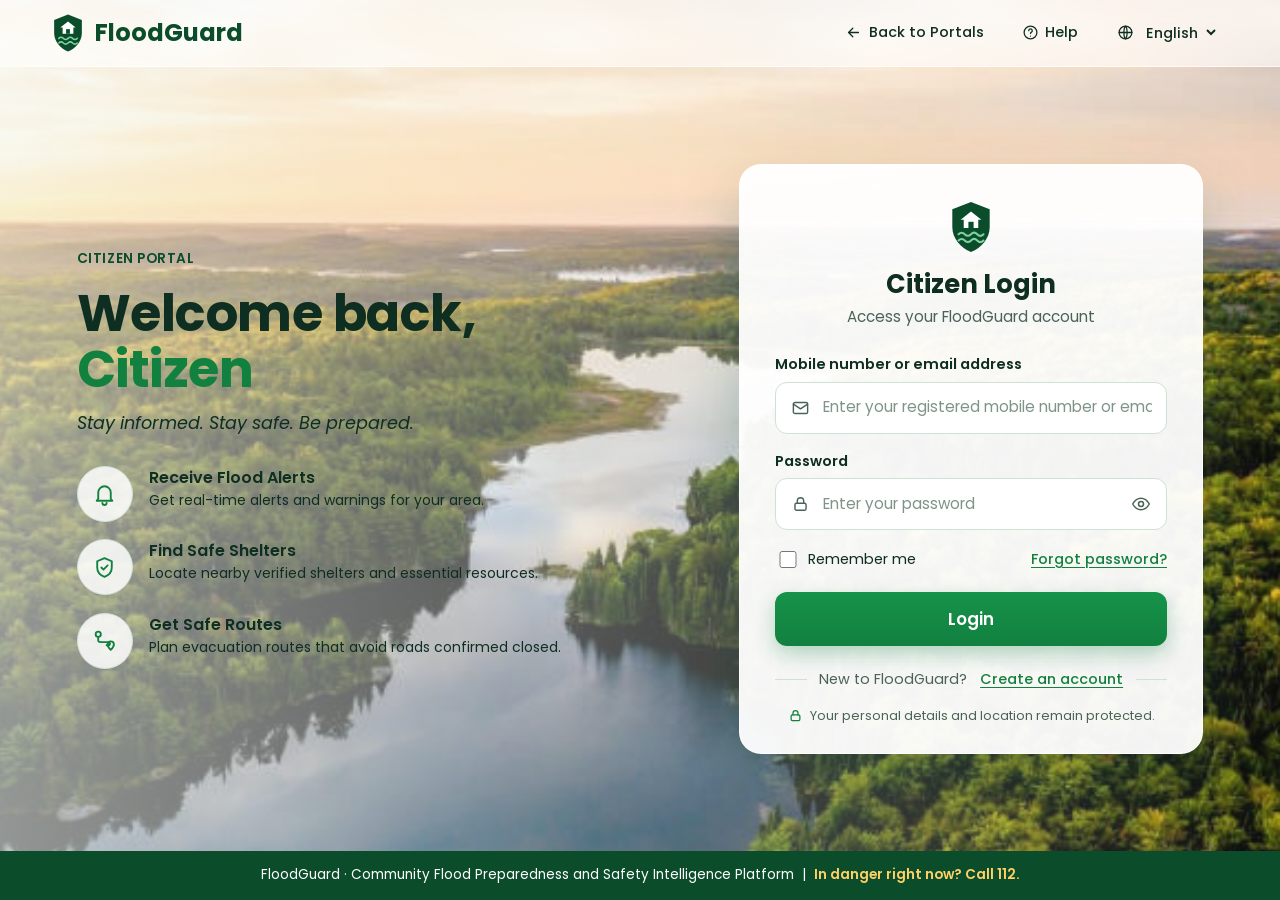
<file: citizen-login.html>
<!DOCTYPE html>
<html lang="en">
<head>
<meta charset="utf-8">
<meta name="viewport" content="width=device-width, initial-scale=1, viewport-fit=cover">
<meta name="color-scheme" content="light">
<title>Citizen Login – FloodGuard</title>
<link rel="preconnect" href="https://fonts.googleapis.com">
<link rel="preconnect" href="https://fonts.gstatic.com" crossorigin>
<link href="https://fonts.googleapis.com/css2?family=Poppins:wght@400;500;600;700&display=swap" rel="stylesheet">
<link rel="stylesheet" href="citizen-login.css">
</head>
<body>

<svg width="0" height="0" style="position:absolute" aria-hidden="true">
  <symbol id="shield" viewBox="0 0 44 52">
    <path d="M22 2 4 9v17c0 11 8 20 18 24 10-4 18-13 18-24V9z" fill="#0b4d2a"/>
    <path d="M22 11 12 19h3v8h14v-8h3z" fill="#fff"/>
    <rect x="19.5" y="21" width="5" height="6" fill="#0b4d2a"/>
    <path d="M10 33q3-3 6 0t6 0 6 0 6 0M10 39q3-3 6 0t6 0 6 0 6 0" fill="none" stroke="#7fd1a1" stroke-width="2" stroke-linecap="round"/>
  </symbol>
</svg>

<header>
  <a class="logo" href="index.html" aria-label="FloodGuard home"><svg><use href="#shield"/></svg>FloodGuard</a>
  <nav aria-label="Site">
    <a href="index.html"><svg viewBox="0 0 24 24"><path d="M19 12H5M11 6l-6 6 6 6"/></svg>Back to Portals</a>
    <a class="help" href="help.html"><svg viewBox="0 0 24 24"><circle cx="12" cy="12" r="9"/><path d="M9.5 9.5a2.5 2.5 0 1 1 3.5 2.3c-.7.4-1 .9-1 1.7M12 17h.01"/></svg>Help</a>
    <span class="lang"><svg viewBox="0 0 24 24"><circle cx="12" cy="12" r="9"/><path d="M3 12h18M12 3c3 3 3 15 0 18M12 3c-3 3-3 15 0 18"/></svg>
      <select id="lang" aria-label="Language">
        <option value="en">English</option><option value="kn">ಕನ್ನಡ</option><option value="hi">हिन्दी</option><option value="mr">मराठी</option>
      </select>
    </span>
  </nav>
</header>

<main>
  <section class="intro">
    <p class="tag">CITIZEN PORTAL</p>
    <h1>Welcome back, <span>Citizen</span></h1>
    <p class="sub">Stay informed. Stay safe. Be prepared.</p>
    <ul class="features">
      <li>
        <div class="ico"><svg viewBox="0 0 24 24"><path d="M6 17V11a6 6 0 0 1 12 0v6l1.5 2h-15zM10 21a2 2 0 0 0 4 0"/></svg></div>
        <div><h2>Receive Flood Alerts</h2><p>Get real-time alerts and warnings for your area.</p></div>
      </li>
      <li>
        <div class="ico"><svg viewBox="0 0 24 24"><path d="M12 3 5 6v6c0 4.5 3 7.5 7 9 4-1.5 7-4.5 7-9V6z"/><path d="m9 12 2 2 4-4"/></svg></div>
        <div><h2>Find Safe Shelters</h2><p>Locate nearby verified shelters and essential resources.</p></div>
      </li>
      <li>
        <div class="ico"><svg viewBox="0 0 24 24"><circle cx="6" cy="6" r="2.5"/><path d="M6 8.5c0 4-1 5 3 5h6c3 0 3 3 0 3h-1"/><path d="M18 21s-3-3-3-5.2a3 3 0 0 1 6 0C21 18 18 21 18 21z"/></svg></div>
        <div><h2>Get Safe Routes</h2><p>Plan evacuation routes that avoid roads confirmed closed.</p></div>
      </li>
    </ul>
  </section>

  <section class="card" aria-labelledby="t">
    <svg class="logo-sm" aria-hidden="true"><use href="#shield"/></svg>
    <h2 id="t">Citizen Login</h2>
    <p class="desc">Access your FloodGuard account</p>

    <div class="banner" id="banner" role="alert"></div>

    <form id="login" novalidate>
      <div class="field">
        <label for="id">Mobile number or email address</label>
        <div class="input">
          <svg viewBox="0 0 24 24" aria-hidden="true"><rect x="3" y="5" width="18" height="14" rx="2"/><path d="m3 7 9 6 9-6"/></svg>
          <input type="text" id="id" name="identifier" placeholder="Enter your registered mobile number or email" autocomplete="username" inputmode="email" aria-describedby="id-err">
        </div>
        <p class="err" id="id-err"></p>
      </div>

      <div class="field">
        <label for="pw">Password</label>
        <div class="input">
          <svg viewBox="0 0 24 24" aria-hidden="true"><rect x="5" y="11" width="14" height="9" rx="2"/><path d="M8 11V8a4 4 0 0 1 8 0v3"/></svg>
          <input type="password" id="pw" name="password" placeholder="Enter your password" autocomplete="current-password" aria-describedby="pw-err">
          <button type="button" class="eye" id="toggle" aria-pressed="false" aria-label="Show password">
            <svg class="on" viewBox="0 0 24 24"><path d="M2 12s4-7 10-7 10 7 10 7-4 7-10 7S2 12 2 12z"/><circle cx="12" cy="12" r="3"/></svg>
            <svg class="off" viewBox="0 0 24 24"><path d="M3 3l18 18M10.6 6.1A9.8 9.8 0 0 1 12 6c6 0 10 6 10 6a17 17 0 0 1-3.2 3.9M6.4 7.6C3.7 9.4 2 12 2 12s4 7 10 7c1.5 0 2.8-.4 4-1M9.9 9.9a3 3 0 0 0 4.2 4.2"/></svg>
          </button>
        </div>
        <p class="err" id="pw-err"></p>
      </div>

      <div class="row">
        <label><input type="checkbox" name="remember"> Remember me</label>
        <a href="forgot-password.html">Forgot password?</a>
      </div>

      <button class="btn" type="submit" id="go"><span class="spin" aria-hidden="true"></span><span id="go-t">Login</span></button>
    </form>

    <div class="divider">New to FloodGuard? <a href="register.html">Create an account</a></div>
    <p class="privacy"><svg viewBox="0 0 24 24" aria-hidden="true"><rect x="5" y="11" width="14" height="9" rx="2"/><path d="M8 11V8a4 4 0 0 1 8 0v3"/></svg>Your personal details and location remain protected.</p>
  </section>
</main>

<footer>FloodGuard · Community Flood Preparedness and Safety Intelligence Platform &nbsp;|&nbsp; <b>In danger right now? Call 112.</b></footer>

<script src="citizen-login.js"></script>
</body>
</html>
</file>
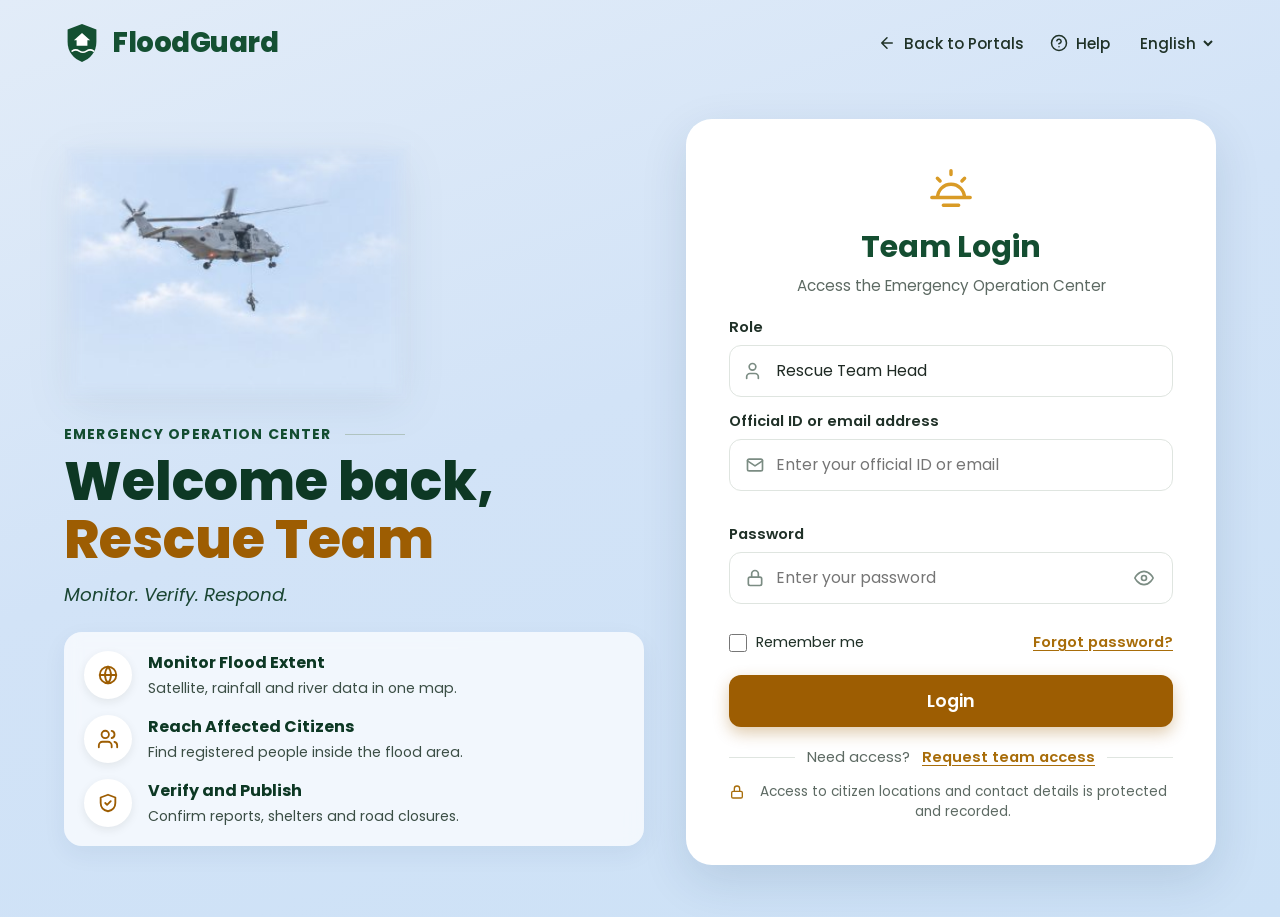
<file: eoc-login.html>
<!DOCTYPE html>
<html lang="en">
<head>
<meta charset="UTF-8">
<meta name="viewport" content="width=device-width, initial-scale=1, viewport-fit=cover">
<title>Emergency Operation Center Login – FloodGuard</title>
<link rel="stylesheet" href="eoc-login.css">
</head>
<body>
<header>
  <a class="brand" href="index.html">
    <svg viewBox="0 0 40 46" fill="none" aria-hidden="true">
      <path d="M20 2 4 8v14c0 11 7 19 16 22 9-3 16-11 16-22V8L20 2Z" fill="#145032"/>
      <path d="M20 12 11 20h3v6h12v-6h3l-9-8Z" fill="#fff"/>
      <path d="M9 32c3-2 5-2 8 0s5 2 8 0 5-2 8 0" stroke="#fff" stroke-width="1.8" stroke-linecap="round"/>
    </svg>
    FloodGuard
  </a>
  <nav class="nav">
    <a href="index.html">
      <svg viewBox="0 0 24 24" fill="none" stroke="currentColor" stroke-width="2" stroke-linecap="round" stroke-linejoin="round">
        <path d="M19 12H5M12 19l-7-7 7-7"/>
      </svg>
      Back to Portals
    </a>
    <a class="help" href="#">
      <svg viewBox="0 0 24 24" fill="none" stroke="currentColor" stroke-width="2" stroke-linecap="round" stroke-linejoin="round">
        <circle cx="12" cy="12" r="10"/>
        <path d="M9.1 9a3 3 0 0 1 5.8 1c0 2-3 3-3 3M12 17h.01"/>
      </svg>
      Help
    </a>
    <select aria-label="Language">
      <option>English</option>
      <option>हिन्दी</option>
      <option>ಕನ್ನಡ</option>
      <option>मराठी</option>
    </select>
  </nav>
</header>

<main>
  <section class="hero">
    <div class="heli-wrap">
      <img class="heli-shot" alt="Rescue helicopter lowering crew member" src="rescue-heli.png">
    </div>
    <div class="eyebrow-wrap">
      <span class="eyebrow">EMERGENCY OPERATION CENTER</span>
      <span class="eyebrow-line"></span>
    </div>
    <h1>Welcome back,<span>Rescue Team</span></h1>
    <p class="tag">Monitor. Verify. Respond.</p>
    <div class="feats">
      <div class="feat">
        <i>
          <svg viewBox="0 0 24 24" fill="none" stroke="currentColor" stroke-width="2" stroke-linecap="round" stroke-linejoin="round">
            <circle cx="12" cy="12" r="9"/>
            <path d="M3 12h18M12 3a14 14 0 0 1 0 18M12 3a14 14 0 0 0 0 18"/>
          </svg>
        </i>
        <div>
          <b>Monitor Flood Extent</b>
          <small>Satellite, rainfall and river data in one map.</small>
        </div>
      </div>
      <div class="feat">
        <i>
          <svg viewBox="0 0 24 24" fill="none" stroke="currentColor" stroke-width="2" stroke-linecap="round" stroke-linejoin="round">
            <path d="M16 21v-2a4 4 0 0 0-4-4H6a4 4 0 0 0-4 4v2"/>
            <circle cx="9" cy="7" r="4"/>
            <path d="M22 21v-2a4 4 0 0 0-3-3.9M16 3.1a4 4 0 0 1 0 7.8"/>
          </svg>
        </i>
        <div>
          <b>Reach Affected Citizens</b>
          <small>Find registered people inside the flood area.</small>
        </div>
      </div>
      <div class="feat">
        <i>
          <svg viewBox="0 0 24 24" fill="none" stroke="currentColor" stroke-width="2" stroke-linecap="round" stroke-linejoin="round">
            <path d="M12 3 4 6v6c0 5 3.5 8 8 9 4.5-1 8-4 8-9V6l-8-3Z"/>
            <path d="M9 12l2 2 4-4"/>
          </svg>
        </i>
        <div>
          <b>Verify and Publish</b>
          <small>Confirm reports, shelters and road closures.</small>
        </div>
      </div>
    </div>
  </section>

  <section class="card">
    <div class="emblem">
      <svg viewBox="0 0 24 24" width="46" height="46" fill="none" stroke="currentColor" stroke-width="1.8" stroke-linecap="round" stroke-linejoin="round">
        <path d="M12 3v2M4.9 6.9l1.4 1.4M19.1 6.9l-1.4 1.4M2 17h20M5 17a7 7 0 0 1 14 0M8 21h8"/>
      </svg>
    </div>
    <h2>Team Login</h2>
    <p class="sub">Access the Emergency Operation Center</p>
    <form id="f" novalidate>
      <label for="role">Role</label>
      <div class="field">
        <svg viewBox="0 0 24 24" fill="none" stroke="currentColor" stroke-width="2" stroke-linecap="round">
          <path d="M16 21v-2a4 4 0 0 0-4-4H6a4 4 0 0 0-4 4v2"/>
          <circle cx="9" cy="7" r="4"/>
        </svg>
        <select id="role">
          <option value="head">Rescue Team Head</option>
          <option value="coordinator">Response Coordinator</option>
          <option value="officer">Field Officer</option>
        </select>
      </div>

      <label for="uid">Official ID or email address</label>
      <div class="field" id="fu">
        <svg viewBox="0 0 24 24" fill="none" stroke="currentColor" stroke-width="2" stroke-linecap="round" stroke-linejoin="round">
          <rect x="3" y="5" width="18" height="14" rx="2"/>
          <path d="m3 7 9 6 9-6"/>
        </svg>
        <input id="uid" type="text" autocomplete="username" placeholder="Enter your official ID or email">
      </div>
      <div class="err" id="eu"></div>

      <label for="pw">Password</label>
      <div class="field" id="fp">
        <svg viewBox="0 0 24 24" fill="none" stroke="currentColor" stroke-width="2" stroke-linecap="round" stroke-linejoin="round">
          <rect x="4" y="11" width="16" height="10" rx="2"/>
          <path d="M8 11V7a4 4 0 0 1 8 0v4"/>
        </svg>
        <input id="pw" type="password" autocomplete="current-password" placeholder="Enter your password">
        <button type="button" class="eye" id="eye" aria-label="Show password">
          <svg viewBox="0 0 24 24" fill="none" stroke="currentColor" stroke-width="2" stroke-linecap="round" stroke-linejoin="round">
            <path d="M1 12s4-8 11-8 11 8 11 8-4 8-11 8-11-8-11-8Z"/>
            <circle cx="12" cy="12" r="3"/>
          </svg>
        </button>
      </div>
      <div class="err" id="ep"></div>

      <div class="row">
        <label class="check" for="rm">
          <input type="checkbox" id="rm"> Remember me
        </label>
        <a href="#" id="fg">Forgot password?</a>
      </div>

      <button class="btn" id="go" type="submit">Login</button>
      <div class="msg" id="msg" role="alert"></div>
    </form>
    <div class="new">Need access? <a href="#" id="rq">Request team access</a></div>
    <p class="note">
      <svg viewBox="0 0 24 24" fill="none" stroke="currentColor" stroke-width="2" stroke-linecap="round" stroke-linejoin="round">
        <rect x="4" y="11" width="16" height="10" rx="2"/>
        <path d="M8 11V7a4 4 0 0 1 8 0v4"/>
      </svg>
      Access to citizen locations and contact details is protected and recorded.
    </p>
  </section>
</main>

<script src="eoc-login.js"></script>
</body>
</html>
</file>
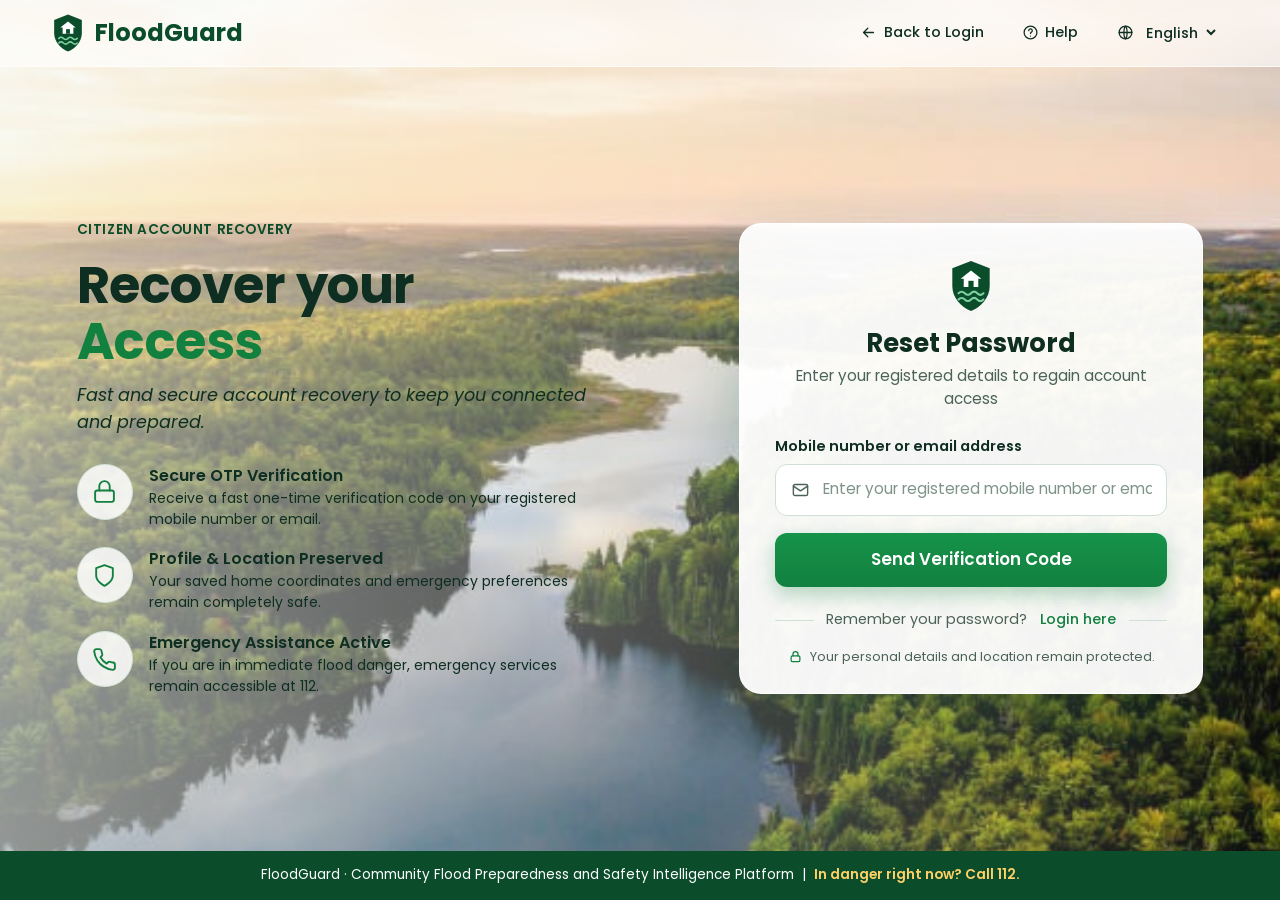
<file: forgot-password.html>
<!DOCTYPE html>
<html lang="en">
<head>
<meta charset="utf-8">
<meta name="viewport" content="width=device-width, initial-scale=1, viewport-fit=cover">
<meta name="color-scheme" content="light">
<title>Forgot Password – Citizen Account Recovery – FloodGuard</title>
<link rel="preconnect" href="https://fonts.googleapis.com">
<link rel="preconnect" href="https://fonts.gstatic.com" crossorigin>
<link href="https://fonts.googleapis.com/css2?family=Poppins:wght@400;500;600;700&display=swap" rel="stylesheet">
<link rel="stylesheet" href="forgot-password.css">
</head>
<body>

<svg width="0" height="0" style="position:absolute" aria-hidden="true">
  <symbol id="shield" viewBox="0 0 44 52">
    <path d="M22 2 4 9v17c0 11 8 20 18 24 10-4 18-13 18-24V9z" fill="#0b4d2a"/>
    <path d="M22 11 12 19h3v8h14v-8h3z" fill="#fff"/>
    <rect x="19.5" y="21" width="5" height="6" fill="#0b4d2a"/>
    <path d="M10 33q3-3 6 0t6 0 6 0 6 0M10 39q3-3 6 0t6 0 6 0 6 0" fill="none" stroke="#7fd1a1" stroke-width="2" stroke-linecap="round"/>
  </symbol>
</svg>

<header>
  <a class="logo" href="index.html" aria-label="FloodGuard home"><svg><use href="#shield"/></svg>FloodGuard</a>
  <nav aria-label="Site">
    <a href="citizen-login.html"><svg viewBox="0 0 24 24"><path d="M19 12H5M11 6l-6 6 6 6"/></svg>Back to Login</a>
    <a class="help" href="help.html"><svg viewBox="0 0 24 24"><circle cx="12" cy="12" r="9"/><path d="M9.5 9.5a2.5 2.5 0 1 1 3.5 2.3c-.7.4-1 .9-1 1.7M12 17h.01"/></svg>Help</a>
    <span class="lang"><svg viewBox="0 0 24 24"><circle cx="12" cy="12" r="9"/><path d="M3 12h18M12 3c3 3 3 15 0 18M12 3c-3 3-3 15 0 18"/></svg>
      <select id="lang" aria-label="Language">
        <option value="en">English</option><option value="kn">ಕನ್ನಡ</option><option value="hi">हिन्दी</option><option value="mr">मराठी</option>
      </select>
    </span>
  </nav>
</header>

<main>
  <section class="intro">
    <p class="tag">CITIZEN ACCOUNT RECOVERY</p>
    <h1>Recover your <span>Access</span></h1>
    <p class="sub">Fast and secure account recovery to keep you connected and prepared.</p>
    <ul class="features">
      <li>
        <div class="ico"><svg viewBox="0 0 24 24"><rect x="3" y="11" width="18" height="11" rx="2" ry="2"/><path d="M7 11V7a5 5 0 0 1 10 0v4"/></svg></div>
        <div><h2>Secure OTP Verification</h2><p>Receive a fast one-time verification code on your registered mobile number or email.</p></div>
      </li>
      <li>
        <div class="ico"><svg viewBox="0 0 24 24"><path d="M12 22s8-4 8-10V5l-8-3-8 3v7c0 6 8 10 8 10z"/></svg></div>
        <div><h2>Profile & Location Preserved</h2><p>Your saved home coordinates and emergency preferences remain completely safe.</p></div>
      </li>
      <li>
        <div class="ico"><svg viewBox="0 0 24 24"><path d="M22 16.92v3a2 2 0 0 1-2.18 2 19.79 19.79 0 0 1-8.63-3.07 19.5 19.5 0 0 1-6-6 19.79 19.79 0 0 1-3.07-8.67A2 2 0 0 1 4.11 2h3a2 2 0 0 1 2 1.72 12.84 12.84 0 0 0 .7 2.81 2 2 0 0 1-.45 2.11L8.09 9.91a16 16 0 0 0 6 6l1.27-1.27a2 2 0 0 1 2.11-.45 12.84 12.84 0 0 0 2.81.7A2 2 0 0 1 22 16.92z"/></svg></div>
        <div><h2>Emergency Assistance Active</h2><p>If you are in immediate flood danger, emergency services remain accessible at 112.</p></div>
      </li>
    </ul>
  </section>

  <section class="card" aria-labelledby="t">
    <svg class="logo-sm" aria-hidden="true"><use href="#shield"/></svg>
    <h2 id="t">Reset Password</h2>
    <p class="desc">Enter your registered details to regain account access</p>

    <!-- Feedback Banner -->
    <div class="banner" id="banner" role="alert"></div>

    <!-- Step 1: Request OTP -->
    <form id="step1-form" novalidate>
      <div class="field">
        <label for="identifier">Mobile number or email address</label>
        <div class="input">
          <svg viewBox="0 0 24 24" aria-hidden="true"><rect x="3" y="5" width="18" height="14" rx="2"/><path d="m3 7 9 6 9-6"/></svg>
          <input type="text" id="identifier" name="identifier" placeholder="Enter your registered mobile number or email" autocomplete="username" inputmode="email" aria-describedby="identifier-err">
        </div>
        <p class="err" id="identifier-err"></p>
      </div>

      <button class="btn" type="submit" id="btn-step1">
        <span class="spin" aria-hidden="true"></span>
        <span id="btn-step1-text">Send Verification Code</span>
      </button>
    </form>

    <!-- Step 2: Enter OTP and New Password (Hidden by default) -->
    <form id="step2-form" class="recovery-step" novalidate style="display: none;">
      <div class="step-info">
        <span class="info-pill">Code Sent</span>
        <p id="target-display">Verification code sent to your contact.</p>
      </div>

      <div class="field">
        <label for="otp">6-Digit Verification Code</label>
        <div class="input">
          <svg viewBox="0 0 24 24" aria-hidden="true"><path d="M12 22s8-4 8-10V5l-8-3-8 3v7c0 6 8 10 8 10z"/></svg>
          <input type="text" id="otp" name="otp" placeholder="Enter 6-digit code (e.g. 123456)" maxlength="6" inputmode="numeric" autocomplete="one-time-code" aria-describedby="otp-err">
        </div>
        <p class="err" id="otp-err"></p>
      </div>

      <div class="field">
        <label for="new-pw">New Password</label>
        <div class="input">
          <svg viewBox="0 0 24 24" aria-hidden="true"><rect x="5" y="11" width="14" height="9" rx="2"/><path d="M8 11V8a4 4 0 0 1 8 0v3"/></svg>
          <input type="password" id="new-pw" name="newPassword" placeholder="At least 6 characters" autocomplete="new-password" aria-describedby="new-pw-err">
          <button type="button" class="eye" id="toggle-new" aria-pressed="false" aria-label="Show password">
            <svg class="on" viewBox="0 0 24 24"><path d="M2 12s4-7 10-7 10 7 10 7-4 7-10 7S2 12 2 12z"/><circle cx="12" cy="12" r="3"/></svg>
            <svg class="off" viewBox="0 0 24 24"><path d="M3 3l18 18M10.6 6.1A9.8 9.8 0 0 1 12 6c6 0 10 6 10 6a17 17 0 0 1-3.2 3.9M6.4 7.6C3.7 9.4 2 12 2 12s4 7 10 7c1.5 0 2.8-.4 4-1M9.9 9.9a3 3 0 0 0 4.2 4.2"/></svg>
          </button>
        </div>
        <p class="err" id="new-pw-err"></p>
      </div>

      <div class="field">
        <label for="confirm-new-pw">Confirm New Password</label>
        <div class="input">
          <svg viewBox="0 0 24 24" aria-hidden="true"><rect x="5" y="11" width="14" height="9" rx="2"/><path d="M8 11V8a4 4 0 0 1 8 0v3"/></svg>
          <input type="password" id="confirm-new-pw" name="confirmNewPassword" placeholder="Re-enter your new password" autocomplete="new-password" aria-describedby="confirm-new-pw-err">
        </div>
        <p class="err" id="confirm-new-pw-err"></p>
      </div>

      <div class="row">
        <span class="resend-text">Didn't receive code?</span>
        <button type="button" class="btn-link" id="btn-resend">Resend Code</button>
      </div>

      <button class="btn" type="submit" id="btn-step2">
        <span class="spin" aria-hidden="true"></span>
        <span id="btn-step2-text">Update Password</span>
      </button>
    </form>

    <!-- Step 3: Success Confirmation (Hidden by default) -->
    <div id="step-success" class="recovery-step" style="display: none; text-align: center;">
      <div class="success-icon">
        <svg viewBox="0 0 24 24"><polyline points="20 6 9 17 4 12"/></svg>
      </div>
      <h3>Password Reset Successful</h3>
      <p class="success-desc">Your FloodGuard citizen account password has been updated. You can now login with your new credentials.</p>
      <a href="citizen-login.html" class="btn btn-action">Proceed to Login</a>
    </div>

    <div class="divider">Remember your password? <a href="citizen-login.html">Login here</a></div>
    <p class="privacy"><svg viewBox="0 0 24 24" aria-hidden="true"><rect x="5" y="11" width="14" height="9" rx="2"/><path d="M8 11V8a4 4 0 0 1 8 0v3"/></svg>Your personal details and location remain protected.</p>
  </section>
</main>

<footer>FloodGuard · Community Flood Preparedness and Safety Intelligence Platform &nbsp;|&nbsp; <b>In danger right now? Call 112.</b></footer>

<script src="forgot-password.js"></script>
</body>
</html>
</file>
<file: citizen-login.css>
:root {
  --green: #12803f; --green-2: #0f6e36; --green-dark: #0b4d2a; --ink: #0f2e22; --muted: #4b6357;
  --line: #cfe0d5; --wash: 244, 250, 246; --alert: #b3261e;
  --sans: "Poppins", "Noto Sans", system-ui, -apple-system, "Segoe UI", Arial, sans-serif;
  --photo: url("citizenpagepic.jpg");
}
* { box-sizing: border-box; }
html { scroll-padding-top: env(safe-area-inset-top, 0px); }
body {
  margin: 0; font-family: var(--sans); color: var(--ink); font-size: 1rem; line-height: 1.5;
  min-height: 100vh; min-height: 100dvh; display: flex; flex-direction: column;
  padding-top: env(safe-area-inset-top, 0px); background: #dfeee4;
}
/* Photo layer: always fills the screen and stays centred */
body::before {
  content: ""; position: fixed; inset: 0; z-index: -1;
  background: linear-gradient(90deg, rgba(var(--wash), .6) 0%, rgba(var(--wash), .34) 45%, rgba(var(--wash), .04) 100%), var(--photo) center 45% / cover no-repeat;
}

header {
  display: flex; align-items: center; justify-content: space-between; gap: 1rem;
  padding: .8rem 4vw; background: rgba(255,255,255,.62); border-bottom: 1px solid rgba(255,255,255,.7);
  -webkit-backdrop-filter: blur(12px) saturate(1.2); backdrop-filter: blur(12px) saturate(1.2);
}
.logo { display: flex; align-items: center; gap: .6rem; font-weight: 700; font-size: 1.5rem; color: var(--green-dark); text-decoration: none; }
.logo svg { width: 34px; height: 40px; }
nav { display: flex; align-items: center; gap: 1.2rem; font-size: .9rem; }
nav a, nav .lang { color: var(--ink); text-decoration: none; display: inline-flex; align-items: center; gap: .4rem; font-weight: 500; padding: .35rem .6rem; border-radius: 999px; transition: background .2s, color .2s; }
nav a:hover, nav .lang:hover { background: rgba(18,128,63,.1); color: var(--green-dark); }
nav svg { width: 17px; height: 17px; stroke: currentColor; fill: none; stroke-width: 1.8; stroke-linecap: round; stroke-linejoin: round; }
nav select { font: inherit; color: inherit; background: transparent; border: 0; cursor: pointer; padding: .1rem; }

main { flex: 1; display: grid; grid-template-columns: 1.1fr 1fr; align-items: center; gap: 3rem; padding: 2.5rem 6vw; max-width: 1280px; width: 100%; margin: 0 auto; }

.intro { max-width: 33rem; }
.intro .tag { font-weight: 600; font-size: .85rem; letter-spacing: .04em; margin: 0 0 1rem; color: var(--green-dark); }
h1 { font-size: clamp(2.1rem, 4.2vw, 3.2rem); line-height: 1.1; margin: 0 0 .8rem; font-weight: 700; letter-spacing: -.01em; }
h1 span { color: var(--green); display: block; }
.sub { font-size: 1.1rem; font-style: italic; margin: 0 0 1.8rem; color: var(--ink); }
.features { list-style: none; margin: 0; padding: 0; display: grid; gap: 1.1rem; }
.features li { display: flex; gap: 1rem; align-items: flex-start; }
.ico { flex: none; width: 56px; height: 56px; border-radius: 50%; background: rgba(255,255,255,.85); border: 1px solid var(--line); display: grid; place-items: center; color: var(--green); }
.ico svg { width: 25px; height: 25px; stroke: currentColor; fill: none; stroke-width: 1.8; stroke-linecap: round; stroke-linejoin: round; }
.features h2 { font-size: 1rem; margin: 0; font-weight: 600; }
.features p { margin: 0; font-size: .875rem; color: var(--ink); }

.card {
  width: 100%; max-width: 29rem; justify-self: end; background: rgba(255,255,255,.95);
  border: 1px solid rgba(255,255,255,.9); border-radius: 22px; padding: 2.2rem 2.2rem 1.7rem;
  box-shadow: 0 24px 60px rgba(11,77,42,.22);
}
.card .logo-sm { display: block; width: 46px; height: 54px; margin: 0 auto .7rem; }
.card h2 { text-align: center; font-size: 1.6rem; margin: 0; font-weight: 700; }
.card .desc { text-align: center; color: var(--muted); margin: .15rem 0 1.6rem; font-size: .95rem; }

.field { margin-bottom: 1.1rem; }
.field label { display: block; font-weight: 600; font-size: .9rem; margin-bottom: .35rem; }
.input { position: relative; }
.input > svg { position: absolute; left: .95rem; top: 50%; transform: translateY(-50%); width: 19px; height: 19px; stroke: var(--muted); fill: none; stroke-width: 1.8; stroke-linecap: round; stroke-linejoin: round; pointer-events: none; transition: stroke .2s; }
.input:focus-within > svg { stroke: var(--green); }
input[type=text], input[type=password] { width: 100%; font: inherit; font-size: .95rem; color: var(--ink); background: #fff; border: 1.5px solid var(--line); border-radius: 12px; padding: .85rem .9rem .85rem 2.9rem; transition: border-color .2s, box-shadow .2s; }
input::placeholder { color: #7e9488; }
input:hover { border-color: #a9c7b5; }
input:focus { outline: none; border-color: var(--green); box-shadow: 0 0 0 4px rgba(18,128,63,.16); }
input[aria-invalid=true] { border-color: var(--alert); box-shadow: 0 0 0 4px rgba(179,38,30,.1); }
.input .eye { position: absolute; right: .4rem; top: 50%; transform: translateY(-50%); width: 40px; height: 40px; border: 0; background: none; cursor: pointer; border-radius: 10px; display: grid; place-items: center; color: var(--muted); }
.eye:hover { background: rgba(18,128,63,.1); color: var(--green-dark); }
.eye svg { width: 20px; height: 20px; stroke: currentColor; fill: none; stroke-width: 1.8; stroke-linecap: round; stroke-linejoin: round; }
.eye .off { display: none; }
.eye[aria-pressed=true] .on { display: none; }
.eye[aria-pressed=true] .off { display: block; }
.input:has(.eye) input { padding-right: 3.1rem; }
.err { color: var(--alert); font-size: .84rem; margin: .3rem 0 0; }
.err:empty { display: none; }

.row { display: flex; justify-content: space-between; align-items: center; font-size: .9rem; margin: .2rem 0 1.3rem; gap: 1rem; flex-wrap: wrap; }
.row label { display: flex; align-items: center; gap: .5rem; cursor: pointer; }
.row input[type=checkbox] { width: 1.1rem; height: 1.1rem; accent-color: var(--green); }
a { color: var(--green); font-weight: 500; text-underline-offset: 3px; }
a:hover { color: var(--green-dark); }

.btn { width: 100%; display: flex; align-items: center; justify-content: center; gap: .6rem; font: inherit; font-weight: 600; font-size: 1.05rem; color: #fff; background: linear-gradient(180deg, #16934a, var(--green)); border: 0; border-radius: 12px; padding: .9rem 1rem; cursor: pointer; box-shadow: 0 8px 20px rgba(18,128,63,.3); transition: transform .15s, box-shadow .2s, background .2s; }
.btn:hover { background: linear-gradient(180deg, var(--green), var(--green-2)); box-shadow: 0 10px 24px rgba(18,128,63,.38); transform: translateY(-1px); }
.btn:active { transform: translateY(0); }
.btn[disabled] { opacity: .75; cursor: wait; transform: none; }
.spin { display: none; width: 18px; height: 18px; border: 2.5px solid rgba(255,255,255,.4); border-top-color: #fff; border-radius: 50%; animation: sp .7s linear infinite; }
.btn[disabled] .spin { display: inline-block; }
@keyframes sp { to { transform: rotate(360deg); } }
:is(.btn, a, select, .eye, input[type=checkbox]):focus-visible { outline: 3px solid #f0b429; outline-offset: 2px; }

.banner { display: none; margin-bottom: 1rem; padding: .7rem .9rem; border-radius: 10px; background: #fbe9e7; color: #7a1710; font-size: .9rem; border-left: 4px solid var(--alert); }
.banner.show { display: block; }
.divider { display: flex; align-items: center; gap: .8rem; margin: 1.4rem 0 1rem; font-size: .9rem; color: var(--muted); }
.divider::before, .divider::after { content: ""; flex: 1; height: 1px; background: var(--line); }
.privacy { display: flex; justify-content: center; align-items: center; gap: .45rem; margin: 0; font-size: .8rem; color: var(--muted); text-align: center; }
.privacy svg { flex: none; width: 15px; height: 15px; stroke: var(--green); fill: none; stroke-width: 2; stroke-linecap: round; stroke-linejoin: round; }

footer { background: var(--green-dark); color: #fff; text-align: center; font-size: .85rem; padding: .9rem 1rem calc(.9rem + env(safe-area-inset-bottom, 0px)); }
footer b { color: #ffd166; font-weight: 600; }

@media (prefers-reduced-motion: no-preference) {
  .intro, .card { animation: rise .6s cubic-bezier(.2,.7,.2,1) both; }
  .card { animation-delay: .08s; }
  @keyframes rise { from { opacity: 0; transform: translateY(14px); } }
}
@media (max-width: 900px) {
  main { grid-template-columns: 1fr; gap: 1.5rem; padding: 1.5rem 1.1rem; }
  .intro { max-width: none; }
  body::before { background: linear-gradient(rgba(var(--wash), .6), rgba(var(--wash), .25)), var(--photo) center 45% / cover no-repeat; }
  .features { gap: .8rem; }
  .features p { display: none; }
  .ico { width: 44px; height: 44px; }
  .ico svg { width: 22px; height: 22px; }
  .card { justify-self: center; padding: 1.8rem 1.4rem 1.4rem; }
  nav a.help { display: none; }
  nav { gap: .4rem; }
}
@media (max-width: 480px) { .logo { font-size: 1.25rem; } nav a:first-child { font-size: .82rem; } }
</file>
<file: eoc-login.css>
@import url("https://fonts.googleapis.com/css2?family=Poppins:ital,wght@0,400;0,500;0,600;0,700;0,800;1,400&display=swap");

:root {
  --g9: #0d3824;
  --g7: #14633f;
  --a7: #9d5d02;
  --a9: #7a4801;
  --ink: #1f2a24;
  --muted: #5d6a63;
  --line: #dfe5e0;
  --danger: #b3261e;
  --font: 'Poppins', 'Segoe UI', system-ui, Arial, sans-serif;
  --sky-bg: #d2e3f7;
}

* {
  box-sizing: border-box;
  margin: 0;
  padding: 0;
}

/* Page background: soft, luminous sky blue matching the helicopter photo surroundings */
body {
  font-family: var(--font);
  color: var(--ink);
  min-height: 100vh;
  min-height: 100dvh;
  display: flex;
  flex-direction: column;
  background: linear-gradient(160deg, #e2ecf8 0%, #d2e3f7 45%, #cce1f6 100%);
  position: relative;
  overflow-x: hidden;
}

a {
  text-decoration: none;
  color: inherit;
}

:focus-visible {
  outline: 3px solid #a56b00;
  outline-offset: 2px;
  border-radius: 6px;
}

/* Header: transparent so sky background flows through seamlessly */
header {
  display: flex;
  justify-content: space-between;
  align-items: center;
  padding: 22px clamp(16px, 5vw, 70px) 10px;
  background: transparent;
  border-bottom: none;
  position: relative;
  z-index: 3;
}

.brand {
  display: flex;
  align-items: center;
  gap: 12px;
  font-size: 1.7rem;
  font-weight: 800;
  color: #145032;
  letter-spacing: -.5px;
}

.brand svg {
  width: 36px;
  height: 42px;
}

.nav {
  display: flex;
  gap: 26px;
  align-items: center;
  font-weight: 500;
}

.nav a,
.nav select {
  display: flex;
  align-items: center;
  gap: 8px;
  font: 500 0.95rem var(--font);
  color: #1f3227;
  background: none;
  border: 0;
  cursor: pointer;
  transition: color 0.2s;
}

.nav a:hover {
  color: var(--a7);
}

.nav svg {
  width: 18px;
  height: 18px;
}

/* Main Container */
main {
  flex: 1;
  position: relative;
  display: flex;
  align-items: center;
  justify-content: space-between;
  gap: 40px;
  padding: clamp(16px, 3.5vw, 48px) clamp(16px, 5vw, 70px) clamp(24px, 4vw, 56px);
  max-width: 1360px;
  width: 100%;
  margin: 0 auto;
}

.hero,
.card {
  position: relative;
  z-index: 2;
}

/* Hero Section */
.hero {
  max-width: 580px;
  width: 100%;
}

/* Helicopter placement and surroundings */
.heli-wrap {
  position: relative;
  width: 100%;
  max-width: 360px;
  margin: 0 0 16px -8px;
}

.heli-shot {
  width: 100%;
  height: auto;
  display: block;
  pointer-events: none;
  user-select: none;
  filter: drop-shadow(0 10px 22px rgba(18, 50, 80, 0.08));
}

/* Eyebrow with extending line */
.eyebrow-wrap {
  display: flex;
  align-items: center;
  gap: 14px;
  margin-bottom: 8px;
}

.eyebrow {
  font-weight: 700;
  letter-spacing: .08em;
  font-size: .88rem;
  color: #144e31;
}

.eyebrow-line {
  flex: 0 0 60px;
  height: 1.5px;
  background: #a2b7aa;
  opacity: 0.7;
}

h1 {
  font-size: clamp(2.3rem, 4.2vw, 3.8rem);
  line-height: 1.08;
  font-weight: 800;
  color: #0d3824;
}

h1 span {
  display: block;
  color: #9d5d02;
}

.tag {
  font-style: italic;
  font-size: 1.15rem;
  margin: 12px 0 24px;
  color: #194532;
}

.feats {
  display: grid;
  gap: 14px;
  background: rgba(255, 255, 255, 0.72);
  backdrop-filter: blur(8px);
  -webkit-backdrop-filter: blur(8px);
  padding: 18px 20px;
  border-radius: 18px;
  box-shadow: 0 8px 24px rgba(18, 50, 80, 0.06);
}

.feat {
  display: flex;
  gap: 16px;
  align-items: center;
}

.feat i {
  flex: none;
  width: 48px;
  height: 48px;
  border-radius: 50%;
  background: #fff;
  display: grid;
  place-items: center;
  color: var(--a7);
  box-shadow: 0 3px 10px rgba(0, 0, 0, 0.08);
}

.feat svg {
  width: 22px;
  height: 22px;
}

.feat b {
  display: block;
  font-size: 1rem;
  color: var(--g9);
}

.feat small {
  font-size: .88rem;
  color: #3b4e45;
}

/* Card Form: Clean white rounded card matching screenshot */
.card {
  width: min(100%, 530px);
  flex: none;
  background: #ffffff;
  border-radius: 26px;
  padding: clamp(26px, 3.5vw, 42px);
  box-shadow: 0 16px 48px rgba(18, 50, 80, 0.12);
  border: 1px solid rgba(255, 255, 255, 0.85);
}

.emblem {
  width: 52px;
  height: 52px;
  margin: 0 auto 10px;
  display: grid;
  place-items: center;
  color: #d99b26;
}

.card h2 {
  text-align: center;
  font-size: 1.9rem;
  font-weight: 700;
  color: #144e31;
}

.sub {
  text-align: center;
  color: var(--muted);
  margin: 4px 0 20px;
  font-size: 0.95rem;
}

label {
  display: block;
  font-weight: 600;
  font-size: 0.92rem;
  margin: 14px 0 7px;
  color: #203128;
}

.field {
  position: relative;
}

.field > svg {
  position: absolute;
  left: 16px;
  top: 50%;
  transform: translateY(-50%);
  width: 20px;
  height: 20px;
  color: #7b8c83;
  pointer-events: none;
}

.field input,
.field select {
  width: 100%;
  height: 52px;
  border: 1.5px solid var(--line);
  border-radius: 12px;
  padding: 0 48px 0 46px;
  font: 400 0.98rem var(--font);
  background: #fff;
  color: var(--ink);
  appearance: none;
  transition: border-color 0.2s, box-shadow 0.2s;
}

.field input:focus,
.field select:focus {
  border-color: var(--a7);
  outline: none;
  box-shadow: 0 0 0 4px rgba(157, 93, 2, 0.16);
}

.field.bad input {
  border-color: var(--danger);
}

.eye {
  position: absolute;
  right: 10px;
  top: 50%;
  transform: translateY(-50%);
  border: 0;
  background: none;
  width: 38px;
  height: 38px;
  cursor: pointer;
  color: #7b8c83;
  display: grid;
  place-items: center;
}

.eye svg {
  width: 20px;
  height: 20px;
}

.err {
  color: var(--danger);
  font-size: .84rem;
  min-height: 1.1em;
  margin-top: 4px;
}

.row {
  display: flex;
  justify-content: space-between;
  align-items: center;
  flex-wrap: wrap;
  gap: 8px;
  margin-top: 10px;
}

.check {
  display: flex;
  gap: 9px;
  align-items: center;
  font-weight: 400;
  font-size: 0.92rem;
  margin: 0;
  cursor: pointer;
}

.check input {
  width: 18px;
  height: 18px;
  accent-color: var(--a7);
  cursor: pointer;
}

.row a {
  color: #a86d0a;
  font-weight: 600;
  font-size: 0.92rem;
  text-decoration: underline;
  text-underline-offset: 3px;
}

.btn {
  width: 100%;
  height: 52px;
  margin-top: 22px;
  border: 0;
  border-radius: 12px;
  background: #9d5d02;
  color: #fff;
  font: 600 1.1rem var(--font);
  cursor: pointer;
  box-shadow: 0 6px 16px rgba(157, 93, 2, 0.32);
  transition: background 0.2s, transform 0.2s;
}

.btn:hover {
  background: #804b01;
  transform: translateY(-1px);
}

.btn:disabled {
  opacity: .7;
  cursor: wait;
}

.msg {
  display: none;
  margin-top: 14px;
  padding: 11px 14px;
  border-radius: 10px;
  background: #fdecea;
  color: var(--danger);
  font-size: .92rem;
}

.msg.show {
  display: block;
}

.msg.ok {
  background: #e6f4ec;
  color: var(--g7);
}

.new {
  display: flex;
  align-items: center;
  gap: 12px;
  margin-top: 20px;
  color: var(--muted);
  font-size: 0.92rem;
  justify-content: center;
}

.new::before,
.new::after {
  content: "";
  height: 1px;
  background: var(--line);
  flex: 1;
}

.new a {
  color: #a86d0a;
  font-weight: 600;
  text-decoration: underline;
  text-underline-offset: 3px;
}

.note {
  display: flex;
  gap: 8px;
  justify-content: center;
  margin-top: 14px;
  font-size: .85rem;
  color: var(--muted);
  text-align: center;
}

.note svg {
  flex: none;
  width: 16px;
  height: 16px;
  margin-top: 2px;
  color: #a86d0a;
}

/* Responsive */
@media (max-width: 980px) {
  main {
    flex-direction: column;
    align-items: stretch;
  }
  .hero {
    max-width: none;
  }
  .card {
    align-self: center;
  }
  .nav .help {
    display: none;
  }
}
</file>
<file: forgot-password.css>
:root {
  --green: #12803f; --green-2: #0f6e36; --green-dark: #0b4d2a; --ink: #0f2e22; --muted: #4b6357;
  --line: #cfe0d5; --wash: 244, 250, 246; --alert: #b3261e;
  --sans: "Poppins", "Noto Sans", system-ui, -apple-system, "Segoe UI", Arial, sans-serif;
  --photo: url("citizenpagepic.jpg");
}
* { box-sizing: border-box; }
html { scroll-padding-top: env(safe-area-inset-top, 0px); }
body {
  margin: 0; font-family: var(--sans); color: var(--ink); font-size: 1rem; line-height: 1.5;
  min-height: 100vh; min-height: 100dvh; display: flex; flex-direction: column;
  padding-top: env(safe-area-inset-top, 0px); background: #dfeee4;
}

/* Photo layer: same as citizen login portal */
body::before {
  content: ""; position: fixed; inset: 0; z-index: -1;
  background: linear-gradient(90deg, rgba(var(--wash), .6) 0%, rgba(var(--wash), .34) 45%, rgba(var(--wash), .04) 100%), var(--photo) center 45% / cover no-repeat;
}

/* Header */
header {
  display: flex; align-items: center; justify-content: space-between; gap: 1rem;
  padding: .8rem 4vw; background: rgba(255,255,255,.62); border-bottom: 1px solid rgba(255,255,255,.7);
  -webkit-backdrop-filter: blur(12px) saturate(1.2); backdrop-filter: blur(12px) saturate(1.2);
}
.logo { display: flex; align-items: center; gap: .6rem; font-weight: 700; font-size: 1.5rem; color: var(--green-dark); text-decoration: none; }
.logo svg { width: 34px; height: 40px; }
nav { display: flex; align-items: center; gap: 1.2rem; font-size: .9rem; }
nav a, nav .lang { color: var(--ink); text-decoration: none; display: inline-flex; align-items: center; gap: .4rem; font-weight: 500; padding: .35rem .6rem; border-radius: 999px; transition: background .2s, color .2s; }
nav a:hover, nav .lang:hover { background: rgba(18,128,63,.1); color: var(--green-dark); }
nav svg { width: 17px; height: 17px; stroke: currentColor; fill: none; stroke-width: 1.8; stroke-linecap: round; stroke-linejoin: round; }
nav select { font: inherit; color: inherit; background: transparent; border: 0; cursor: pointer; padding: .1rem; }

/* Main Grid */
main {
  flex: 1; display: grid; grid-template-columns: 1.1fr 1fr; align-items: center;
  gap: 3rem; padding: 2.5rem 6vw; max-width: 1280px; width: 100%; margin: 0 auto;
}

.intro { max-width: 33rem; }
.intro .tag { font-weight: 600; font-size: .85rem; letter-spacing: .04em; margin: 0 0 1rem; color: var(--green-dark); }
h1 { font-size: clamp(2.1rem, 4.2vw, 3.2rem); line-height: 1.1; margin: 0 0 .8rem; font-weight: 700; letter-spacing: -.01em; }
h1 span { color: var(--green); display: block; }
.sub { font-size: 1.1rem; font-style: italic; margin: 0 0 1.8rem; color: var(--ink); }
.features { list-style: none; margin: 0; padding: 0; display: grid; gap: 1.1rem; }
.features li { display: flex; gap: 1rem; align-items: flex-start; }
.ico { flex: none; width: 56px; height: 56px; border-radius: 50%; background: rgba(255,255,255,.85); border: 1px solid var(--line); display: grid; place-items: center; color: var(--green); }
.ico svg { width: 25px; height: 25px; stroke: currentColor; fill: none; stroke-width: 1.8; stroke-linecap: round; stroke-linejoin: round; }
.features h2 { font-size: 1rem; margin: 0; font-weight: 600; }
.features p { margin: 0; font-size: .875rem; color: var(--ink); }

/* Card */
.card {
  width: 100%; max-width: 29rem; justify-self: end; background: rgba(255,255,255,.95);
  border: 1px solid rgba(255,255,255,.9); border-radius: 22px; padding: 2.2rem 2.2rem 1.7rem;
  box-shadow: 0 24px 60px rgba(11,77,42,.22);
}
.card .logo-sm { display: block; width: 46px; height: 54px; margin: 0 auto .7rem; }
.card h2 { text-align: center; font-size: 1.6rem; margin: 0; font-weight: 700; color: var(--ink); }
.card .desc { text-align: center; color: var(--muted); margin: .15rem 0 1.6rem; font-size: .95rem; }

/* Fields & Inputs */
.field { margin-bottom: 1.1rem; }
.field label { display: block; font-weight: 600; font-size: .9rem; margin-bottom: .35rem; }
.input { position: relative; }
.input > svg {
  position: absolute; left: .95rem; top: 50%; transform: translateY(-50%);
  width: 19px; height: 19px; stroke: var(--muted); fill: none;
  stroke-width: 1.8; stroke-linecap: round; stroke-linejoin: round;
  pointer-events: none; transition: stroke .2s;
}
.input:focus-within > svg { stroke: var(--green); }

input[type=text], input[type=password] {
  width: 100%; font: inherit; font-size: .95rem; color: var(--ink);
  background: #fff; border: 1.5px solid var(--line); border-radius: 12px;
  padding: .85rem .9rem .85rem 2.9rem; transition: border-color .2s, box-shadow .2s;
}
input::placeholder { color: #7e9488; }
input:hover { border-color: #a9c7b5; }
input:focus { outline: none; border-color: var(--green); box-shadow: 0 0 0 4px rgba(18,128,63,.16); }
input[aria-invalid=true] { border-color: var(--alert); box-shadow: 0 0 0 4px rgba(179,38,30,.1); }

/* Eye password toggle */
.input .eye {
  position: absolute; right: .4rem; top: 50%; transform: translateY(-50%);
  width: 40px; height: 40px; border: 0; background: none; cursor: pointer;
  border-radius: 10px; display: grid; place-items: center; color: var(--muted);
}
.eye:hover { background: rgba(18,128,63,.1); color: var(--green-dark); }
.eye svg { width: 20px; height: 20px; stroke: currentColor; fill: none; stroke-width: 1.8; stroke-linecap: round; stroke-linejoin: round; }
.eye .off { display: none; }
.eye[aria-pressed=true] .on { display: none; }
.eye[aria-pressed=true] .off { display: block; }
.input:has(.eye) input { padding-right: 3.1rem; }

.err { color: var(--alert); font-size: .84rem; margin: .3rem 0 0; }
.err:empty { display: none; }

.row { display: flex; justify-content: space-between; align-items: center; font-size: .9rem; margin: .2rem 0 1.3rem; gap: 1rem; flex-wrap: wrap; }
.resend-text { color: var(--muted); font-size: .85rem; }
.btn-link { background: none; border: 0; padding: 0; font: inherit; font-weight: 600; font-size: .88rem; color: var(--green); cursor: pointer; text-decoration: underline; }
.btn-link:hover { color: var(--green-dark); }
.btn-link:disabled { color: var(--muted); cursor: not-allowed; text-decoration: none; }

/* Buttons */
.btn {
  width: 100%; display: flex; align-items: center; justify-content: center; gap: .6rem;
  font: inherit; font-weight: 600; font-size: 1.05rem; color: #fff;
  background: linear-gradient(180deg, #16934a, var(--green)); border: 0;
  border-radius: 12px; padding: .9rem 1rem; cursor: pointer;
  box-shadow: 0 8px 20px rgba(18,128,63,.3);
  transition: transform .15s, box-shadow .2s, background .2s;
  text-decoration: none;
}
.btn:hover { background: linear-gradient(180deg, var(--green), var(--green-2)); box-shadow: 0 10px 24px rgba(18,128,63,.38); transform: translateY(-1px); }
.btn:active { transform: translateY(0); }
.btn[disabled] { opacity: .75; cursor: wait; transform: none; }

.spin { display: none; width: 18px; height: 18px; border: 2.5px solid rgba(255,255,255,.4); border-top-color: #fff; border-radius: 50%; animation: sp .7s linear infinite; }
.btn[disabled] .spin { display: inline-block; }
@keyframes sp { to { transform: rotate(360deg); } }

/* Step Info Pill */
.step-info {
  background: rgba(18, 128, 63, 0.08);
  border: 1px solid rgba(18, 128, 63, 0.2);
  border-radius: 10px;
  padding: .65rem .85rem;
  margin-bottom: 1.1rem;
  display: flex;
  align-items: center;
  gap: .6rem;
}
.info-pill {
  background: var(--green);
  color: #fff;
  font-size: .72rem;
  font-weight: 700;
  text-transform: uppercase;
  padding: .2rem .5rem;
  border-radius: 999px;
  letter-spacing: .04em;
  flex-shrink: 0;
}
.step-info p {
  margin: 0;
  font-size: .83rem;
  color: var(--ink);
}

/* Success Step */
.success-icon {
  width: 64px;
  height: 64px;
  border-radius: 50%;
  background: rgba(18, 128, 63, 0.12);
  border: 2px solid var(--green);
  display: grid;
  place-items: center;
  margin: .5rem auto 1rem;
  color: var(--green);
}
.success-icon svg {
  width: 34px;
  height: 34px;
  stroke: currentColor;
  fill: none;
  stroke-width: 2.5;
  stroke-linecap: round;
  stroke-linejoin: round;
}
#step-success h3 {
  font-size: 1.3rem;
  font-weight: 700;
  color: var(--green-dark);
  margin: 0 0 .5rem;
}
.success-desc {
  font-size: .9rem;
  color: var(--muted);
  line-height: 1.5;
  margin: 0 0 1.5rem;
}

/* Banner, Dividers, Privacy & Footer */
.banner { display: none; margin-bottom: 1rem; padding: .7rem .9rem; border-radius: 10px; background: #fbe9e7; color: #7a1710; font-size: .9rem; border-left: 4px solid var(--alert); }
.banner.show { display: block; }
.banner.success { background: #e8f5e9; color: #1b5e20; border-left-color: var(--green); }

.divider { display: flex; align-items: center; gap: .8rem; margin: 1.4rem 0 1rem; font-size: .9rem; color: var(--muted); justify-content: center; }
.divider::before, .divider::after { content: ""; flex: 1; height: 1px; background: var(--line); }
.divider a { color: var(--green); font-weight: 500; text-decoration: none; }
.divider a:hover { color: var(--green-dark); text-decoration: underline; }

.privacy { display: flex; justify-content: center; align-items: center; gap: .45rem; margin: 0; font-size: .8rem; color: var(--muted); text-align: center; }
.privacy svg { flex: none; width: 15px; height: 15px; stroke: var(--green); fill: none; stroke-width: 2; stroke-linecap: round; stroke-linejoin: round; }

footer { background: var(--green-dark); color: #fff; text-align: center; font-size: .85rem; padding: .9rem 1rem calc(.9rem + env(safe-area-inset-bottom, 0px)); }
footer b { color: #ffd166; font-weight: 600; }

@media (prefers-reduced-motion: no-preference) {
  .intro, .card { animation: rise .6s cubic-bezier(.2,.7,.2,1) both; }
  .card { animation-delay: .08s; }
  @keyframes rise { from { opacity: 0; transform: translateY(14px); } }
}
@media (max-width: 900px) {
  main { grid-template-columns: 1fr; gap: 1.5rem; padding: 1.5rem 1.1rem; }
  .intro { max-width: none; }
  body::before { background: linear-gradient(rgba(var(--wash), .6), rgba(var(--wash), .25)), var(--photo) center 45% / cover no-repeat; }
  .features { gap: .8rem; }
  .features p { display: none; }
  .ico { width: 44px; height: 44px; }
  .ico svg { width: 22px; height: 22px; }
  .card { justify-self: center; padding: 1.8rem 1.4rem 1.4rem; }
  nav a.help { display: none; }
  nav { gap: .4rem; }
}
@media (max-width: 480px) { .logo { font-size: 1.25rem; } nav a:first-child { font-size: .82rem; } }
</file>
